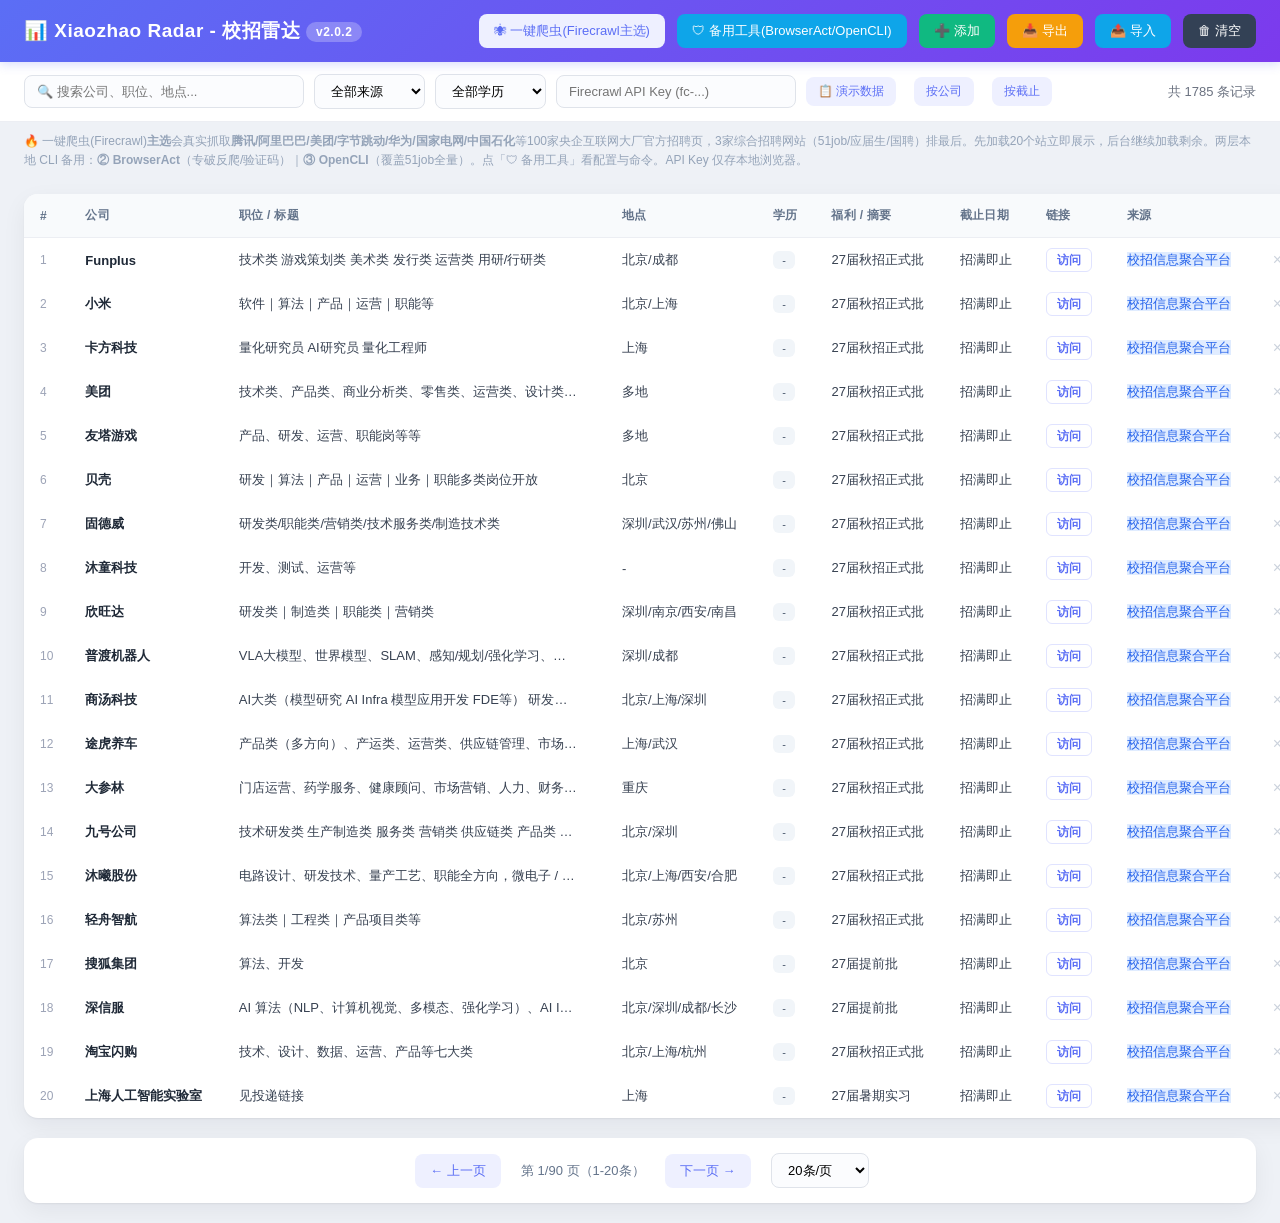
<file: archive/xiaozhao-radar.html>
<!DOCTYPE html>
<html lang="zh-CN">
<head>
<meta charset="UTF-8">
<meta name="viewport" content="width=device-width, initial-scale=1.0">
<title>Xiaozhao Radar - 校招职位管理系统</title>
<style>
*{margin:0;padding:0;box-sizing:border-box}
body{font-family:-apple-system,BlinkMacSystemFont,"Segoe UI","Microsoft YaHei",sans-serif;background:#eef1f6;color:#1f2937;min-height:100vh}
.top-bar{background:linear-gradient(135deg,#5b6ef5,#7c3aed);color:#fff;padding:14px 24px;display:flex;align-items:center;justify-content:space-between;position:sticky;top:0;z-index:100;box-shadow:0 2px 10px rgba(91,110,245,.25)}
.top-bar h1{font-size:19px;font-weight:600;letter-spacing:.5px}
.toolbar{background:#fff;border-bottom:1px solid #eceef3;padding:12px 24px;display:flex;gap:10px;align-items:center;flex-wrap:wrap}
.s-input,.key-input,.select{padding:8px 12px;border:1px solid #dfe3ea;border-radius:8px;font-size:13px;background:#fbfcfe;transition:border-color .15s,box-shadow .15s}
.s-input{width:280px}
.key-input{width:240px}
.s-input:focus,.key-input:focus,.select:focus{outline:0;border-color:#7c3aed;box-shadow:0 0 0 3px rgba(124,58,237,.12)}
.stats{color:#6b7280;font-size:13px;margin-left:auto;font-weight:500}
table{width:100%;border-collapse:separate;border-spacing:0;background:#fff;border-radius:14px;overflow:hidden;box-shadow:0 1px 2px rgba(16,24,40,.06),0 8px 24px rgba(16,24,40,.06);margin:20px 24px;font-size:13px}
thead th{background:#f8fafc;padding:13px 16px;text-align:left;font-weight:600;color:#64748b;font-size:12px;letter-spacing:.3px;border-bottom:1px solid #eceef3}
tbody tr{border-bottom:1px solid #f1f3f7;transition:background .12s}
tbody tr:last-child{border-bottom:none}
tbody tr:hover{background:#f7f8ff}
tbody td{padding:11px 16px;vertical-align:middle;color:#374151}
.cname{font-weight:600;color:#1f2937}
.t-title{max-width:340px;white-space:nowrap;overflow:hidden;text-overflow:ellipsis;display:block}
.tag{display:inline-block;padding:3px 10px;border-radius:999px;font-size:11px;font-weight:600;white-space:nowrap}
.tag-g{background:#e0ecff;color:#2563eb}.tag-y{background:#fef3c7;color:#b45309}.tag-t{background:#d1fae5;color:#047857}.tag-a{background:#fce7f3;color:#be185d}.tag-b{background:#e0e7ff;color:#4338ca}.tag-s{background:#ede9fe;color:#6d28d9}
.link-btn{color:#5b6ef5;text-decoration:none;font-size:12px;font-weight:600;padding:4px 10px;border:1px solid #e0e3ff;border-radius:6px;transition:all .15s;white-space:nowrap}
.link-btn:hover{background:#5b6ef5;color:#fff;border-color:#5b6ef5}
.edu-b{display:inline-block;padding:3px 9px;border-radius:6px;font-size:11px;background:#f1f5f9;color:#475569;white-space:nowrap}
.del-btn{background:0 0;border:0;color:#cbd2dc;cursor:pointer;font-size:16px;padding:2px 6px;transition:color .15s}
.del-btn:hover{color:#ef4444}
#empty{text-align:center;padding:70px 20px;background:#fff;margin:20px 24px;border-radius:14px;box-shadow:0 1px 2px rgba(16,24,40,.06),0 8px 24px rgba(16,24,40,.06)}
#empty .icon{font-size:60px;margin-bottom:14px}
#empty h3{color:#475569;font-size:18px;margin-bottom:8px}
#empty p{color:#94a3b8;font-size:14px;line-height:1.7}
#pagination{text-align:center;padding:15px 24px;background:#fff;margin:0 24px 20px;border-radius:14px;box-shadow:0 1px 2px rgba(16,24,40,.06),0 8px 24px rgba(16,24,40,.06)}
#pagination .btn{margin:0 4px}
#pageInfo{margin:0 12px;font-size:13px;color:#64748b;font-weight:500}
.toast{position:fixed;bottom:24px;right:24px;background:#1f2937;color:#fff;padding:12px 20px;border-radius:10px;font-size:14px;opacity:0;transform:translateY(20px);transition:all .3s;z-index:1000;pointer-events:none;max-width:360px;box-shadow:0 8px 24px rgba(0,0,0,.2)}
.toast.show{opacity:1;transform:translateY(0)}
.overlay{position:fixed;top:0;left:0;right:0;bottom:0;background:rgba(255,255,255,.96);z-index:999;display:none;flex-direction:column;align-items:center;justify-content:center}
.spinner{width:46px;height:46px;border:4px solid #e5e7eb;border-top-color:#7c3aed;border-radius:50%;animation:spin .8s linear infinite;margin-bottom:16px}
.text{color:#475569;font-size:15px;font-weight:500}
.pbar{width:300px;height:6px;background:#e5e7eb;border-radius:3px;margin-top:12px;overflow:hidden}
.pfill{height:100%;background:linear-gradient(90deg,#5b6ef5,#7c3aed);border-radius:3px;transition:width .3s;width:0%}
@keyframes spin{to{transform:rotate(360deg)}}
.btn{padding:8px 15px;border:none;border-radius:8px;cursor:pointer;font-size:13px;font-weight:500;transition:all .2s;margin-left:8px}
.btn-p{background:#eef0ff;color:#5b6ef5}.btn-p:hover{background:#e0e3ff}
.btn-g{background:#10b981;color:#fff}.btn-g:hover{background:#059669}
.btn-o{background:#f59e0b;color:#fff}.btn-o:hover{background:#d97706}
.btn-d{background:#334155;color:#fff}.btn-d:hover{background:#1e293b}
.hint{font-size:12px;color:#94a3b8;padding:10px 24px 4px;background:#eef1f6;line-height:1.6}
code{background:#e7e9f5;color:#5b3fd6;padding:1px 6px;border-radius:4px;font-size:11px}
.modal{position:fixed;top:0;left:0;right:0;bottom:0;background:rgba(15,23,42,.55);z-index:1100;display:none;align-items:center;justify-content:center;padding:20px}
.modal.show{display:flex}
.modal-box{background:#fff;border-radius:16px;max-width:780px;width:100%;max-height:88vh;overflow:auto;box-shadow:0 20px 60px rgba(0,0,0,.3);padding:26px 28px;position:relative}
.modal-box h2{font-size:19px;color:#1f2937;margin-bottom:6px}
.modal-box .sub{color:#94a3b8;font-size:13px;margin-bottom:16px}
.tier{display:flex;gap:14px;margin-bottom:14px;flex-wrap:wrap}
.tier-card{flex:1;min-width:220px;border:1px solid #eceef3;border-radius:12px;padding:13px 15px;background:#fafbff}
.tier-card.pri{border-color:#c7d2fe;background:#eef2ff}
.tier-card.b2{border-color:#bae6fd;background:#f0f9ff}
.tier-card.b3{border-color:#fde68a;background:#fffbeb}
.tier-card h3{font-size:14px;margin-bottom:7px}
.tier-card p{font-size:12px;color:#475569;line-height:1.7;margin:0}
.tier-card code{font-size:11px}
.cmd{background:#0f172a;color:#e2e8f0;font-family:ui-monospace,Menlo,Consolas,monospace;font-size:12px;padding:12px 14px;border-radius:10px;white-space:pre-wrap;line-height:1.7;margin:6px 0 2px;position:relative}
.copy-btn{position:absolute;top:8px;right:8px;background:#334155;color:#fff;border:0;border-radius:6px;padding:3px 9px;font-size:11px;cursor:pointer}
.copy-btn:hover{background:#475569}
.close-x{position:absolute;top:14px;right:18px;background:0 0;border:0;font-size:22px;color:#cbd2dc;cursor:pointer;line-height:1}
.close-x:hover{color:#64748b}
</style>
</head>
<body>
<div class="toast" id="toast"></div>
<div class="overlay" id="overlay">
<div class="spinner"></div>
<div class="text" id="overlayText">正在爬取数据...</div>
<div class="pbar"><div class="pfill" id="pfill"></div></div>
</div>
<div class="top-bar">
<h1>📊 Xiaozhao Radar - 校招雷达 <span style="font-size:12px;background:rgba(255,255,255,.25);padding:3px 10px;border-radius:999px;font-weight:600;vertical-align:middle">v2.0.2</span></h1>
<div>
<button class="btn btn-p" onclick="startCrawl()">🕷 一键爬虫(Firecrawl主选)</button>
<button class="btn btn-o" style="background:#0ea5e9;color:#fff" onclick="showToolHelp()">🛡 备用工具(BrowserAct/OpenCLI)</button>
<button class="btn btn-g" onclick="addRow()">➕ 添加</button>
<button class="btn btn-o" onclick="exportExcel()">📥 导出</button>
<input type="file" id="importFile" accept=".json,.csv" style="display:none" onchange="handleImport(this)">
<button class="btn btn-o" style="background:#0ea5e9;color:#fff" onclick="document.getElementById('importFile').click()">📤 导入</button>
<button class="btn btn-d" onclick="clearAll()">🗑 清空</button>
</div>
</div>
<div class="toolbar">
<input type="text" class="s-input" id="searchInput" placeholder="🔍 搜索公司、职位、地点..." oninput="filterData()">
<select class="select" id="srcFilter" onchange="filterData()">
<option value="">全部来源</option>
<option value="互联网">互联网大厂</option>
<option value="央企">央企国企</option>
<option value="综合">综合招聘</option>
</select>
<select class="select" id="eduFilter" onchange="filterData()"><option value="">全部学历</option><option value="本科及以上">本科及以上</option><option value="硕士及以上">硕士及以上</option></select>
<input type="password" class="key-input" id="apiKey" placeholder="Firecrawl API Key (fc-...)" oninput="localStorage.setItem('xiaozhao_firecrawl_key',this.value)">
<button class="btn btn-p" style="font-size:12px;padding:6px 12px;margin-left:0" onclick="loadSample()">📋 演示数据</button>
<button class="btn btn-p" style="font-size:12px;padding:6px 12px" onclick="sortData('company')">按公司</button>
<button class="btn btn-p" style="font-size:12px;padding:6px 12px" onclick="sortData('deadline')">按截止</button>
<span class="stats" id="stats">共 0 条记录</span>
</div>
<div class="hint">🔥 一键爬虫(Firecrawl)<b>主选</b>会真实抓取<b>腾讯/阿里巴巴/美团/字节跳动/华为/国家电网/中国石化</b>等100家央企互联网大厂官方招聘页，3家综合招聘网站（51job/应届生/国聘）排最后。先加载20个站立即展示，后台继续加载剩余。两层本地 CLI 备用：<b>② BrowserAct</b>（专破反爬/验证码）｜<b>③ OpenCLI</b>（覆盖51job全量）。点「🛡 备用工具」看配置与命令。API Key 仅存本地浏览器。</div>
<div id="empty"><div class="icon">📭</div><h3>还没有数据</h3><p>填写上方 Firecrawl API Key 后点击「🕷 一键爬虫」获取真实职位<br><small style="color:#999">或点击「📋 演示数据」查看示例（不会联网）</small></p></div>
<table id="dataTable" style="display:none">
<thead><tr><th style="width:44px">#</th><th>公司</th><th>职位 / 标题</th><th>地点</th><th>学历</th><th>福利 / 摘要</th><th>截止日期</th><th>链接</th><th>来源</th><th style="width:44px"></th></tr></thead>
<tbody id="tbody"></tbody>
</table>
<div id="pagination" style="display:none">
<button class="btn btn-p" onclick="changePage(-1)">← 上一页</button>
<span id="pageInfo"></span>
<button class="btn btn-p" onclick="changePage(1)">下一页 →</button>
<select class="select" style="margin-left:12px;width:auto" onchange="changePageSize(this.value)">
<option value="20">20条/页</option>
<option value="50">50条/页</option>
<option value="100">100条/页</option>
</select>
</div>
<div class="modal" id="toolModal" onclick="if(event.target===this)closeToolHelp()">
<div class="modal-box">
<button class="close-x" onclick="closeToolHelp()">×</button>
<h2>🛠 校招雷达 · 三层爬虫工具策略</h2>
<div class="sub">主选浏览器直连，两路本地 CLI 备用，覆盖反爬 / 验证码 / 全量库</div>
<div class="tier">
  <div class="tier-card pri"><h3>① 主选 · Firecrawl</h3><p>云端 REST API，<b>浏览器直连</b>，无需本地环境。适合 100 家公开官方招聘页批量抓取。免登录、自动处理反爬。</p></div>
  <div class="tier-card b2"><h3>② 备用 · BrowserAct</h3><p>本地 CLI <code>browser-act</code>，<b>stealth-extract</b> 零配置突破反爬、<b>solve-captcha</b> 自动解验证码。适合被拦截的站点，免费(登录)。</p></div>
  <div class="tier-card b3"><h3>③ 备用 · OpenCLI</h3><p>本地 CLI <code>opencli</code> + Chrome「Browser Bridge」插件，复用浏览器登录态，覆盖 51job 等需登录的全量岗位库。</p></div>
</div>
<div style="font-size:13px;color:#334155;line-height:1.8"><b>用法：</b>主选直接点「🕷 一键爬虫」即可联网抓取；两个备用工具需在<b>本机终端</b>跑 CLI 抓数据，导出 JSON 后点「📤 导入」即可进入雷达统一管理。</div>
<p style="font-size:13px;font-weight:600;margin:16px 0 2px;color:#0f172a">备用② BrowserAct（本地 CLI）</p>
<div class="cmd" id="cmdBA"># 1. 安装 CLI（详见 https://github.com/browser-act/skills）
npm install -g browser-act
# 2. 登录（免费层需登录账号）
browser-act login
# 3. 零配置抓取受保护的招聘页
browser-act stealth-extract "https://join.qq.com/" --out ba_result.json
# 4. 回到雷达页点「📤 导入」选择 ba_result.json<button class="copy-btn" onclick="copyCmd('cmdBA')">复制</button></div>
<p style="font-size:13px;font-weight:600;margin:14px 0 2px;color:#0f172a">备用③ OpenCLI（本地 CLI + Chrome 插件）</p>
<div class="cmd" id="cmdOC"># 1. 安装
npm install -g @jackwener/opencli
# 2. 安装 Chrome「Browser Bridge」插件并完成登录
# 3. 抓取校招 / 小红书 / 微博招聘
opencli xiaozhao search
opencli xiaohongshu search 校招
opencli weibo search 招聘
# 4. 导出 JSON 后在雷达页点「📤 导入」<button class="copy-btn" onclick="copyCmd('cmdOC')">复制</button></div>
<p style="font-size:12px;color:#94a3b8;margin-top:14px;line-height:1.6">说明：BrowserAct / OpenCLI 均为本地命令行工具，无法在纯前端网页内直接调用，故作为「备用」，通过「CLI 抓取 → 导出 → 导入」与雷达衔接。主选 Firecrawl 才是网页内一键直连的方案。</p>
</div>
</div>
<script>
let D=[],F=[],currentPage=1,pageSize=20;

const CRAWL_SITES = [
  // ===== 互联网大厂（50家）=====
  {cat:"腾讯", url:"https://join.qq.com/"},
  {cat:"阿里巴巴", url:"https://talent.alibaba.com/"},
  {cat:"字节跳动", url:"https://jobs.bytedance.com/"},
  {cat:"美团", url:"https://zhaopin.meituan.com/"},
  {cat:"百度", url:"https://talent.baidu.com/"},
  {cat:"京东", url:"https://zhaopin.jd.com/"},
  {cat:"华为", url:"https://career.huawei.com/"},
  {cat:"小米", url:"https://hr.xiaomi.com/"},
  {cat:"网易", url:"https://hr.163.com/"},
  {cat:"拼多多", url:"https://careers.pinduoduo.com/"},
  {cat:"快手", url:"https://zhaopin.kuaishou.com/"},
  {cat:"滴滴", url:"https://talent.didiglobal.com/"},
  {cat:"B站", url:"https://jobs.bilibili.com/"},
  {cat:"携程", url:"https://careers.ctrip.com/"},
  {cat:"360", url:"https://talent.360.cn/"},
  {cat:"搜狐", url:"https://hr.sohu.com/"},
  {cat:"新浪微博", url:"https://career.sina.com/"},
  {cat:"58同城", url:"https://talent.58.com/"},
  {cat:"腾讯音乐", url:"https://join.tencentmusic.com/"},
  {cat:"蚂蚁集团", url:"https://talent.antgroup.com/"},
  {cat:"商汤科技", url:"https://www.sensetime.com/cn/careers"},
  {cat:"旷视科技", url:"https://megvii.com/careers"},
  {cat:"科大讯飞", url:"https://www.iflyrec.com/"},
  {cat:"大疆创新", url:"https://we.dji.com/"},
  {cat:"OPPO", url:"https://careers.oppo.com/"},
  {cat:"vivo", url:"https://hr.vivo.com/"},
  {cat:"荣耀", url:"https://career.hihonor.com/"},
  {cat:"传音控股", url:"https://www.transsion.com/careers"},
  {cat:"联想", url:"https://talent.lenovo.com.cn/"},
  {cat:"中兴通讯", url:"https://hr.zte.com.cn/"},
  {cat:"深信服", url:"https://talent.sangfor.com.cn/"},
  {cat:"用友", url:"https://careers.yonyou.com/"},
  {cat:"金山软件", url:"https://hr.kingsoft.com/"},
  {cat:"米哈游", url:"https://hr.mihoyo.com/"},
  {cat:"叠纸游戏", url:"https://hr.papegames.com/"},
  {cat:"莉莉丝游戏", url:"https://www.lilithgames.com/careers"},
  {cat:"鹰角网络", url:"https://www.hypergryph.com/careers"},
  {cat:"Shopee", url:"https://careers.shopee.cn/"},
  {cat:"微软中国", url:"https://careers.microsoft.com/"},
  {cat:"苹果中国", url:"https://www.apple.com/jobs/cn/"},
  {cat:"谷歌中国", url:"https://careers.google.com/"},
  {cat:"亚马逊中国", url:"https://www.amazon.jobs/"},
  {cat:"IBM中国", url:"https://www.ibm.com/careers"},
  {cat:"甲骨文中国", url:"https://www.oracle.com/corporate/careers/"},
  {cat:"SAP中国", url:"https://www.sap.com/careers"},
  {cat:"英特尔中国", url:"https://jobs.intel.com/"},
  {cat:"英伟达中国", url:"https://www.nvidia.com/en-us/about-nvidia/careers/"},
  {cat:"戴尔中国", url:"https://www.dell.com/careers"},
  {cat:"高通中国", url:"https://www.qualcomm.com/company/careers"},
  {cat:"海尔智家", url:"https://careers.haier.com/"},
  // ===== 央企国企（50家）=====
  {cat:"国家电网", url:"https://zhaopin.sgcc.com.cn/"},
  {cat:"中国石化", url:"https://job.sinopec.com/"},
  {cat:"中国石油", url:"https://zhaopin.cnpc.com.cn/"},
  {cat:"中国海油", url:"https://zhaopin.cnooc.com.cn/"},
  {cat:"国家能源集团", url:"https://zhaopin.chnenergy.com.cn/"},
  {cat:"中国华能", url:"https://www.chng.com.cn/"},
  {cat:"中国大唐", url:"https://www.china-datang.com/"},
  {cat:"中国华电", url:"https://www.chd.com.cn/"},
  {cat:"国家电投", url:"https://www.spic.com.cn/"},
  {cat:"三峡集团", url:"https://www.ctg.com.cn/"},
  {cat:"中广核", url:"https://www.cgnpc.com.cn/"},
  {cat:"中核集团", url:"https://www.cnnc.com.cn/"},
  {cat:"中国航天科技", url:"https://www.spacechina.com/"},
  {cat:"中国航天科工", url:"https://www.casic.com.cn/"},
  {cat:"中国电科", url:"https://www.cetc.com.cn/"},
  {cat:"中航工业", url:"https://www.avic.com/"},
  {cat:"中国船舶", url:"https://www.cssc.net.cn/"},
  {cat:"中国兵器", url:"https://www.norincogroup.com.cn/"},
  {cat:"中国中化", url:"https://www.sinochem.com/"},
  {cat:"中粮集团", url:"https://www.cofco.com/"},
  {cat:"中国宝武", url:"https://www.baowugroup.com/"},
  {cat:"中国一汽", url:"https://www.faw.com.cn/"},
  {cat:"东风汽车", url:"https://www.dfmc.com.cn/"},
  {cat:"中国中车", url:"https://www.crrcgc.cc/"},
  {cat:"中国交建", url:"https://www.ccccltd.cn/"},
  {cat:"中国铁建", url:"https://www.crcc.cn/"},
  {cat:"中国中铁", url:"https://www.crecg.com/"},
  {cat:"中国建筑", url:"https://www.cscec.com/"},
  {cat:"中国电建", url:"https://www.powerchina.cn/"},
  {cat:"中国能建", url:"https://www.ceec.net.cn/"},
  {cat:"中国邮政", url:"https://www.chinapost.com.cn/"},
  {cat:"国投集团", url:"https://www.sdic.com.cn/"},
  {cat:"华润集团", url:"https://www.crc.com.hk/"},
  {cat:"招商局集团", url:"https://www.cmhk.com/"},
  {cat:"中国烟草", url:"https://www.tobacco.gov.cn/"},
  {cat:"国家管网", url:"https://www.pipechina.com.cn/"},
  {cat:"中储粮", url:"https://www.sinograin.com.cn/"},
  {cat:"中国移动", url:"https://chinamobile.hotjob.cn/"},
  {cat:"中国电信", url:"https://chinatelecom.hotjob.cn/"},
  {cat:"中国联通", url:"https://chinaunicom.hotjob.cn/"},
  {cat:"中国铁塔", url:"https://chinatowercom.hotjob.cn/"},
  {cat:"中国有色", url:"https://www.cnmc.com.cn/"},
  {cat:"中国铝业", url:"https://www.chalco.com.cn/"},
  {cat:"中国建材", url:"https://www.cnbm.com.cn/"},
  {cat:"中国化学", url:"https://www.cncec.cn/"},
  {cat:"国药集团", url:"https://www.sinopharm.com/"},
  {cat:"中国黄金", url:"https://www.chinagoldgroup.com/"},
  {cat:"中国五矿", url:"https://www.minmetals.com/"},
  {cat:"中国节能", url:"https://www.cecic.com.cn/"},
  {cat:"中钢集团", url:"https://www.sinosteel.com/"},
  // ===== 综合招聘网站（3家，排最后）=====
  {cat:"51job校招", url:"https://we.51job.com/pc/search?keyword=%E6%A0%A1%E6%8B%9B"},
  {cat:"应届生求职网", url:"https://www.yingjiesheng.com/"},
  {cat:"国聘", url:"https://www.guopin.com/"}
];

var SAMPLE_DATA=[
{c:"百度",p:"27届暑期-数据分析实习生",l:"北京/上海",e:"本科及以上",w:"250-300/天，免费三餐，租房补贴",d:"2026-06-30",s:"BOSS直聘",t:"互联网",u:"https://www.zhipin.com"},
{c:"小米",p:"多岗位实习生（2027届）",l:"北京/武汉",e:"本科及以上",w:"餐补，上市公司，转正机会大",d:"2026-06-30",s:"实习僧",t:"互联网",u:"https://www.shixiseng.com"},
{c:"腾讯",p:"暑期实习生（多岗位）",l:"深圳/北京/上海/广州/成都/杭州",e:"本科及以上",w:"免费三餐，健身房，年假30天",d:"2026-06-30",s:"腾讯招聘",t:"互联网",u:"https://join.qq.com"},
{c:"阿里巴巴",p:"Java开发实习生",l:"杭州",e:"本科及以上",w:"股票期权，免费三餐，年度体检",d:"2026-06-20",s:"阿里巴巴",t:"互联网",u:"https://www.alibaba.com"},
{c:"字节跳动",p:"后端开发实习生",l:"北京/上海",e:"本科及以上",w:"免费三餐，六险一金，健身补贴",d:"2026-07-01",s:"字节跳动",t:"互联网",u:"https://www.bytedance.com"},
{c:"华为",p:"软件开发实习生",l:"深圳/东莞",e:"本科及以上",w:"股票分红，免费食堂，健身房",d:"2026-06-30",s:"智联招聘",t:"互联网",u:"https://career.huawei.com"},
{c:"美团",p:"外卖运营实习生",l:"北京",e:"本科及以上",w:"免费工作餐，交通补贴",d:"2026-06-15",s:"智联招聘",t:"互联网",u:"https://www.meituan.com"},
{c:"中国工商银行",p:"金融科技管培生（暑期）",l:"北京",e:"本科及以上",w:"六险二金，补充医疗，年度体检",d:"2026-07-15",s:"四大行招聘",t:"央企",u:"https://www.icbc.com.cn"},
{c:"中国移动",p:"5G技术研发实习生",l:"广州/北京",e:"硕士及以上",w:"六险二金，通讯免月租，年假",d:"2026-07-31",s:"中国移动招聘",t:"央企",u:"https://www.10086.cn"},
{c:"国家电网",p:"电力系统工程师（暑期）",l:"上海",e:"本科及以上",w:"六险二金，高额年终奖",d:"2026-06-15",s:"国家电网招聘",t:"央企",u:"https://www.sgcc.com.cn"},
{c:"中国石化",p:"石油化工工程师",l:"北京/上海",e:"本科及以上",w:"六险二金，带薪年假",d:"2026-07-15",s:"中国石化招聘",t:"央企",u:"https://www.sinopec.com"},
{c:"中国烟草",p:"烟草育种工程师",l:"多地",e:"本科及以上",w:"六险二金，高福利",d:"2026-08-31",s:"中国烟草招聘",t:"央企",u:"https://www.tobacco.gov.cn"}
];

function init(){
    var saved=localStorage.getItem("xiaozhao_radar_data");
    if(saved){try{D=JSON.parse(saved);}catch(e){D=[];}}
    var k=localStorage.getItem("xiaozhao_firecrawl_key");
    if(k){document.getElementById('apiKey').value=k;}
    F=D.slice();render();
}

const NAV_WORDS=["首页","单位一览","应聘指南","帮助中心","更多","我的","登录","注册","个人中心","意见反馈","修改密码","注销","预约","报送","学籍","成绩","上传","获得帮助","技术支持","版权","关于我们","联系我们","站点地图","RSS"];
const JOB_WORDS=["招聘","校招","应届","毕业生","实习","管培","招录","选拔","宣讲","录用"];
function extractJobsFromMarkdown(md, siteUrl){
    const links=md.match(/\[[^\]!][^\]]*\]\([^)]+\)/g)||[];
    const out=[]; const seen={};
    let baseHost="";
    try{ baseHost=new URL(siteUrl).hostname; }catch(e){}
    links.forEach(function(l){
        const m=l.match(/\[([^\]]+)\]\(([^)]+)\)/);
        if(!m) return;
        const text=m[1].trim();
        const url=m[2].trim();
        if(!text || text.length<6 || text.length>60) return;
        if(!JOB_WORDS.some(function(w){return text.indexOf(w)>=0;})) return;
        if(NAV_WORDS.some(function(w){return text.indexOf(w)>=0;})) return;
        if(!/^https?:\/\//.test(url)) return;
        try{
            const u=new URL(url);
            const ok=(baseHost && u.hostname===baseHost) || /51job|yingjiesheng|zhaopin|sgcc|guopin|job\.com|campus|hr\.|talent|career|join|recruit|hotjob/.test(u.hostname);
            if(!ok) return;
        }catch(e){ return; }
        if(seen[url]) return; seen[url]=1;
        out.push({title:text, url:url});
    });
    return out;
}

async function firecrawlScrape(siteUrl, key){
    const resp=await fetch("https://api.firecrawl.dev/v1/scrape",{
        method:"POST",
        headers:{"Authorization":"Bearer "+key,"Content-Type":"application/json"},
        body:JSON.stringify({url:siteUrl, formats:["markdown"], onlyMainContent:true})
    });
    if(!resp.ok){
        const err=await resp.json().catch(()=>({}));
        throw new Error(err.error||("HTTP "+resp.status));
    }
    const json=await resp.json();
    const md=(json.data&&json.data.markdown)||"";
    return extractJobsFromMarkdown(md, siteUrl);
}

const CITY_LIST = ["北京","上海","广州","深圳","成都","杭州","武汉","南京","重庆","西安","苏州","天津","长沙","郑州","青岛","东莞","佛山","宁波","无锡","厦门","福州","济南","合肥","昆明","大连","哈尔滨","沈阳","长春","石家庄","太原","南昌","贵阳","南宁","海口","兰州","银川","西宁","呼和浩特","乌鲁木齐","拉萨"];
function extractLocation(text){
  if(/多地|全国|不限地点|工作地不限/.test(text)) return "多地";
  var found=[];
  CITY_LIST.forEach(function(c){ if(text.indexOf(c)>=0) found.push(c); });
  if(found.length) return found.slice(0,4).join("/");
  return "";
}
function extractEdu(text){
  if(/博士/.test(text)) return "博士及以上";
  if(/硕士/.test(text)) return "硕士及以上";
  if(/本科/.test(text)) return "本科及以上";
  if(/大专|专科/.test(text)) return "大专及以上";
  if(/不限学历|学历不限/.test(text)) return "学历不限";
  if(/应届/.test(text)) return "应届毕业生";
  return "";
}
function extractDeadline(text){
  var m=text.match(/(\d{4})[-/年.](\d{1,2})[-/月.](\d{1,2})日?/);
  if(m) return m[1]+"-"+("0"+m[2]).slice(-2)+"-"+("0"+m[3]).slice(-2);
  m=text.match(/(\d{1,2})月(\d{1,2})日/);
  if(m) return ("0"+m[1]).slice(-2)+"-"+("0"+m[2]).slice(-2);
  return "";
}

const INTERNET_COMPANIES=["腾讯","阿里巴巴","字节跳动","美团","百度","京东","华为","小米","网易","拼多多","快手","滴滴","B站","携程","360","搜狐","新浪微博","58同城","腾讯音乐","蚂蚁集团","商汤科技","旷视科技","科大讯飞","大疆创新","OPPO","vivo","荣耀","传音控股","联想","中兴通讯","深信服","用友","金山软件","米哈游","叠纸游戏","莉莉丝游戏","鹰角网络","Shopee","微软中国","苹果中国","谷歌中国","亚马逊中国","IBM中国","甲骨文中国","SAP中国","英特尔中国","英伟达中国","戴尔中国","高通中国","海尔智家"];
const COMPREHENSIVE_SITES=["51job校招","应届生求职网","国聘"];
function getType(cat){
    if(COMPREHENSIVE_SITES.indexOf(cat)>=0) return "综合";
    if(INTERNET_COMPANIES.indexOf(cat)>=0) return "互联网";
    return "央企";
}
function mapResult(r, cat){
    const title=(r.title||r.p||"招聘信息").toString();
    const text=title;
    return {
        c: cat,
        p: title.slice(0,80),
        l: extractLocation(text),
        e: extractEdu(text),
        w: "",
        d: extractDeadline(text),
        s: cat,
        t: getType(cat),
        u: r.url||""
    };
}

// ===== 分批加载：先20个站展示，后台加载剩余 =====
async function startCrawl(){
    const keyInput=document.getElementById('apiKey');
    const key=((keyInput.value||"").trim()||localStorage.getItem("xiaozhao_firecrawl_key")||"").toLowerCase();
    if(!key){toast("请先填写 Firecrawl API Key");keyInput.focus();return;}
    localStorage.setItem("xiaozhao_firecrawl_key",key);

    var ov=document.getElementById('overlay');
    var lt=document.getElementById('overlayText');
    var pf=document.getElementById('pfill');
    ov.style.display='flex';
    pf.style.width='0%';

    let all=[];
    var FIRST_BATCH=20;

    function dedup(arr){var seen={};return arr.filter(function(x){if(!x.u||seen[x.u])return false;seen[x.u]=1;return true;});}
    function showData(){all=dedup(all);D=all;F=D.slice();currentPage=1;render();saveData();}

    // 第一批：前20个站（互联网大厂优先），加载完立即展示
    lt.textContent='正在加载前'+FIRST_BATCH+'个招聘网站...';
    for(var i=0;i<Math.min(FIRST_BATCH,CRAWL_SITES.length);i++){
        var s=CRAWL_SITES[i];
        lt.textContent='正在抓取 ('+(i+1)+'/'+CRAWL_SITES.length+'): '+s.cat;
        pf.style.width=((i+1)/CRAWL_SITES.length*100)+'%';
        try{
            var res=await firecrawlScrape(s.url,key);
            res.forEach(function(r){if(r&&r.url)all.push(mapResult(r,s.cat));});
        }catch(e){
            if(/[Uu]nauthorized|Invalid/.test(e.message)){
                ov.style.display='none';toast("API Key 无效，请更新");return;
            }
        }
    }

    // 立即展示第一批数据
    showData();
    ov.style.display='none';
    toast('已加载'+D.length+'条，后台继续加载剩余'+(CRAWL_SITES.length-FIRST_BATCH)+'个站点...');

    // 后台加载剩余站点，每10个更新一次
    ov.style.display='flex';
    for(var j=FIRST_BATCH;j<CRAWL_SITES.length;j++){
        var s2=CRAWL_SITES[j];
        lt.textContent='后台加载 ('+(j+1)+'/'+CRAWL_SITES.length+'): '+s2.cat;
        pf.style.width=((j+1)/CRAWL_SITES.length*100)+'%';
        try{
            var res2=await firecrawlScrape(s2.url,key);
            res2.forEach(function(r){if(r&&r.url)all.push(mapResult(r,s2.cat));});
        }catch(e){}
        if((j+1)%10===0||j===CRAWL_SITES.length-1){
            showData();
        }
    }

    ov.style.display='none';
    showData();
    if(D.length){toast('全部加载完成！共 '+D.length+' 条招聘信息');}
    else{toast('未获取到数据，请检查 Key 或网络');}
}

function loadSample(){
    D=SAMPLE_DATA.slice();F=D.slice();currentPage=1;render();saveData();
    toast("已加载 "+SAMPLE_DATA.length+" 条演示数据（未联网）");
}

function saveData(){
    localStorage.setItem("xiaozhao_radar_data",JSON.stringify(D));
}

function addRow(){
    D.unshift({c:"",p:"",l:"",e:"本科及以上",w:"",d:"",s:"",t:"互联网",u:""});F=D.slice();render();saveData();
    toast("已添加新行，双击编辑");
}

function delRow(idx){
    if(confirm("确定删除？")){D.splice(idx,1);F=D.slice();render();saveData();toast("已删除");}
}

function clearAll(){
    if(!D.length)return;if(confirm("确定清空？")){D=[];F=[];render();saveData();toast("已清空");}
}

function esc(s){
    return (s||"").replace(/&/g,"&amp;").replace(/"/g,"&quot;").replace(/</g,"&lt;").replace(/>/g,"&gt;");
}

function editCell(cell,idx,f){
    var inp=document.createElement("input");
    inp.type="text";inp.value=cell.textContent||"";
    inp.style.cssText="width:100%;border:none;outline:none;background:#fff8e1;font-size:13px";
    if(cell.classList) cell.classList.remove("t-title");
    cell.style.whiteSpace="normal";cell.style.overflow="visible";cell.style.textOverflow="clip";
    cell.textContent="";cell.appendChild(inp);inp.focus();inp.select();
    function save(){D[idx][f]=inp.value;cell.textContent=inp.value||"";saveData();}
    inp.onblur=save;
    inp.onkeydown=function(e){if(e.key==="Enter")save();if(e.key==="Escape"){inp.value="";save();}};
}

// ===== 分页渲染 =====
function render(){
    var tb=document.getElementById('tbody');
    var em=document.getElementById('empty');
    var dt=document.getElementById('dataTable');
    var st=document.getElementById('stats');
    var pg=document.getElementById('pagination');
    var pi=document.getElementById('pageInfo');
    st.textContent="共 "+F.length+" 条记录"+(F.length!==D.length?"（已筛选）":"");
    if(!F.length){dt.style.display="none";em.style.display="block";pg.style.display="none";return;}
    dt.style.display="table";em.style.display="none";
    var totalPages=Math.max(1,Math.ceil(F.length/pageSize));
    if(currentPage>totalPages)currentPage=totalPages;
    if(currentPage<1)currentPage=1;
    var startIdx=(currentPage-1)*pageSize;
    var pageData=F.slice(startIdx,startIdx+pageSize);
    pi.textContent="第 "+currentPage+"/"+totalPages+" 页（"+(startIdx+1)+"-"+Math.min(startIdx+pageSize,F.length)+"条）";
    pg.style.display="block";
    var h="";
    pageData.forEach(function(item,i){
        var realIdx=startIdx+i;
        var sc={"互联网":"tag-t","央企":"tag-g","综合":"tag-y"};
        var cls=sc[item.t]||"tag-g";
        h+='<tr>';
        h+='<td style="color:#9ca3b6;font-size:12px">'+(realIdx+1)+'</td>';
        h+='<td><span class="cname" ondblclick="editCell(this,'+realIdx+',\'c\')">'+(item.c||"-")+'</span></td>';
        h+='<td><span class="t-title" title="'+esc(item.p)+'" ondblclick="editCell(this,'+realIdx+',\'p\')">'+(item.p||"-")+'</span></td>';
        h+='<td><span ondblclick="editCell(this,'+realIdx+',\'l\')">'+(item.l||"-")+'</span></td>';
        h+='<td><span class="edu-b" ondblclick="editCell(this,'+realIdx+',\'e\')">'+(item.e||"-")+'</span></td>';
        h+='<td><span ondblclick="editCell(this,'+realIdx+',\'w\')">'+(item.w||"-")+'</span></td>';
        h+='<td><span ondblclick="editCell(this,'+realIdx+',\'d\')">'+(item.d||"-")+'</span></td>';
        h+='<td>'+(item.u?'<a class="link-btn" href="'+item.u+'" target="_blank">访问</a>':'-')+'</td>';
        h+='<td><span class="'+cls+'">'+(item.s||"-")+'</span></td>';
        h+='<td><button class="del-btn" onclick="delRow('+realIdx+')">×</button></td>';
        h+='</tr>';
    });
    tb.innerHTML=h;
}

function changePage(delta){
    currentPage+=delta;
    render();
}
function changePageSize(size){
    pageSize=parseInt(size);
    currentPage=1;
    render();
}

function filterData(){
    var sv=document.getElementById("searchInput").value.toLowerCase();
    var sf=document.getElementById("srcFilter").value;
    var ef=document.getElementById("eduFilter").value;
    F=D.filter(function(item){
        var ms=!sv||(item.c||"").toLowerCase().includes(sv)||(item.p||"").toLowerCase().includes(sv)||(item.l||"").toLowerCase().includes(sv);
        var ms2=!sf||!item.t||item.t===sf;
        var ms3=!ef||item.e===ef;
        return ms&&ms2&&ms3;
    });currentPage=1;render();
}

function sortData(f){
    D.sort(function(a,b){
        if(f==="deadline")return(a.d||"").localeCompare(b.d||"");
        return(a[f]||"").localeCompare(b[f]||"");
    });F=D.slice();filterData();saveData();toast("排序完成");
}

function exportExcel(){
    if(!F.length){toast("没有数据");return;}
    var h=["序号","公司","职位","地点","学历","福利","截止日期","链接","来源"];
    var rows=[];F.forEach(function(item,i){rows.push([i+1,item.c,item.p,item.l,item.e,item.w,item.d,item.u,item.s]);});
    var csv=h.join(",")+"\n";rows.forEach(function(r){csv+=r.join(",")+"\n";});
    var a=document.createElement("a");a.href="data:text/csv;charset=utf-8,"+encodeURIComponent(csv);a.download="xiaozhao-radar-data.csv";a.click();
    toast("已导出CSV");
}

function handleImport(input){
    var file=input.files[0];
    if(!file){return;}
    var reader=new FileReader();
    reader.onload=function(e){
        try{
            var text=e.target.result;
            var rows;
            if(/\.json$/i.test(file.name)){
                rows=JSON.parse(text);
                if(!Array.isArray(rows)){
                    if(Array.isArray(rows.data)) rows=rows.data;
                    else if(Array.isArray(rows.items)) rows=rows.items;
                    else if(Array.isArray(rows.results)) rows=rows.results;
                    else rows=[rows];
                }
            }else{
                rows=parseCSV(text);
            }
            rows=rows.map(function(r){
                var loc=[r.city,r.district].filter(Boolean).join("/")||r.l||r.location||"";
                var welfare=[(r.salary||r.salaryMin?(r.salary||r.salaryMin):""),r.tags,r.welfare,r.summary].filter(Boolean).join(" ")||r.w||"";
                var company=r.c||r.company||r.companyFull||"";
                return {
                    c: company,
                    p: r.p||r.position||r.title||"",
                    l: loc,
                    e: r.e||r.edu||r.education||r.degree||"",
                    w: welfare,
                    d: r.d||r.deadline||r.issueDate||"",
                    s: r.s||r.source||"OpenCLI导入",
                    t: getType(company),
                    u: r.u||r.url||r.companyUrl||r.link||""
                };
            }).filter(function(r){return r.c||r.p;});
            if(!rows.length){toast("没有解析到有效记录");input.value="";return;}
            D=rows;F=D.slice();currentPage=1;render();saveData();
            toast("已导入 "+rows.length+" 条记录");
        }catch(err){
            toast("导入失败："+err.message);
        }
        input.value="";
    };
    reader.readAsText(file,"utf-8");
}

function parseCSV(text){
    var lines=text.replace(/\r/g,"").split("\n").filter(function(l){return l.trim()!=="";});
    if(!lines.length)return [];
    var headers=splitCSVLine(lines[0]);
    return lines.slice(1).map(function(line){
        var cols=splitCSVLine(line);
        var o={};headers.forEach(function(h,i){o[h.trim()]=cols[i]!==undefined?cols[i].trim():"";});
        return o;
    });
}
function splitCSVLine(line){
    var out=[],cur="",q=false;
    for(var i=0;i<line.length;i++){
        var ch=line[i];
        if(ch==='"'){q=!q;continue;}
        if(ch===","&&!q){out.push(cur);cur="";continue;}
        cur+=ch;
    }
    out.push(cur);return out;
}

function toast(msg){
    var t=document.getElementById("toast");t.textContent=msg;
    t.classList.add("show");setTimeout(function(){t.classList.remove("show");},3500);
}

function showToolHelp(){document.getElementById('toolModal').classList.add('show');}
function closeToolHelp(){document.getElementById('toolModal').classList.remove('show');}
function copyCmd(id){
  var el=document.getElementById(id);
  var clone=el.cloneNode(true);
  var b=clone.querySelector('.copy-btn');
  if(b)b.remove();
  var text=(clone.innerText||"").trim();
  if(navigator.clipboard&&navigator.clipboard.writeText){
    navigator.clipboard.writeText(text).then(function(){toast('命令已复制到剪贴板');},function(){toast('复制失败，请手动选择');});
  }else{
    toast('请手动选择命令文本复制');
  }
}

init();
</script>
</body>
</html>
</file>
